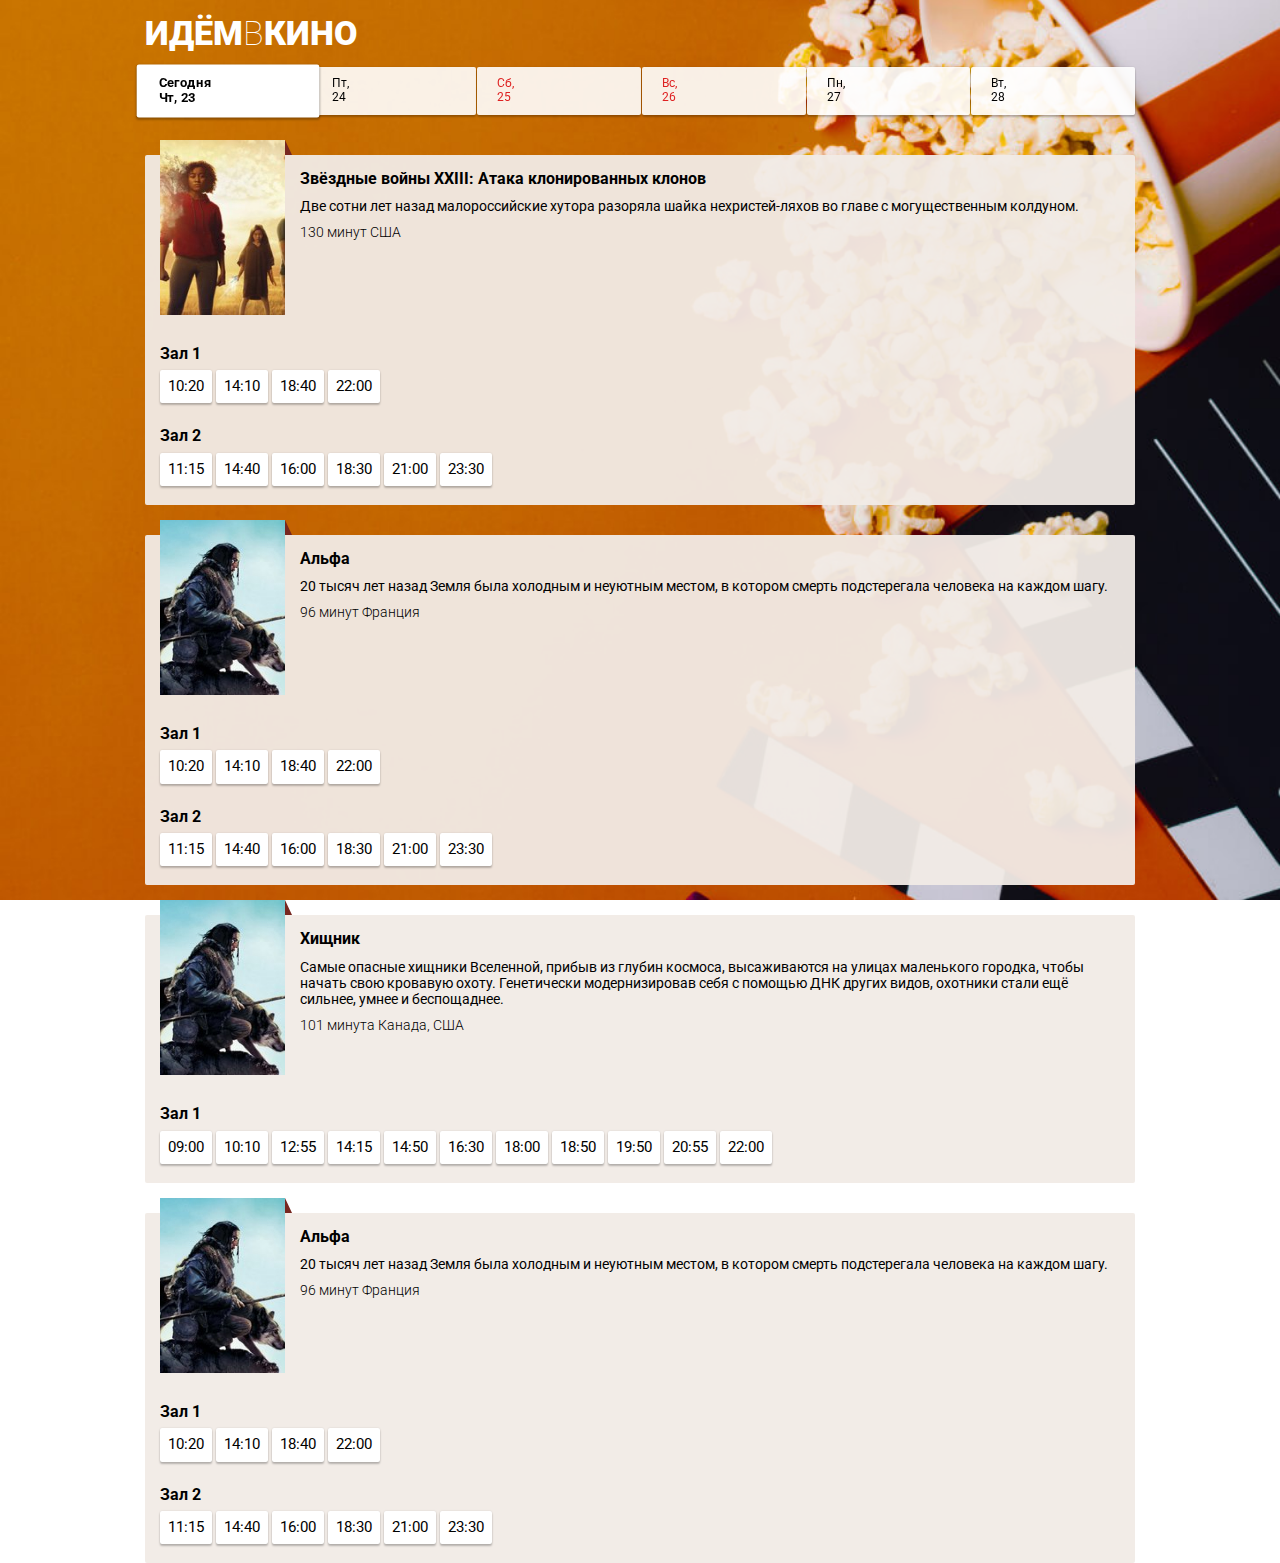
<file: index.html>
<!DOCTYPE html>
<html lang="ru">

<head>
  <meta charset="UTF-8">
  <meta name="viewport" content="width=device-width, initial-scale=1.0">
  <meta http-equiv="X-UA-Compatible" content="ie=edge">
  <title>ИдёмВКино</title>
  <script src="js/index.js" defer></script>
  <script src="js/createRequest.js" defer></script>
  <link rel="stylesheet" href="css/normalize.css">
  <link rel="stylesheet" href="css/styles.css">
  <link href="https://fonts.googleapis.com/css?family=Roboto:100,300,400,500,700,900&amp;subset=cyrillic,cyrillic-ext,latin-ext" rel="stylesheet">
</head>

<body>
  <header class="page-header">
    <h1 class="page-header__title">Идём<span>в</span>кино</h1>
  </header>
  
  <nav class="page-nav">
    <a class="page-nav__day page-nav__day_today page-nav__day_chosen" href="#">
      <span class="page-nav__day-week">Пн</span><span class="page-nav__day-number">31</span>
    </a>
    <a class="page-nav__day" href="#">
      <span class="page-nav__day-week">Вт</span><span class="page-nav__day-number">1</span>
    </a>
    <a class="page-nav__day" href="#">
      <span class="page-nav__day-week">Ср</span><span class="page-nav__day-number">2</span>
    </a>
    <a class="page-nav__day" href="#">
      <span class="page-nav__day-week">Чт</span><span class="page-nav__day-number">3</span>
    </a>
    <a class="page-nav__day" href="#">
      <span class="page-nav__day-week">Пт</span><span class="page-nav__day-number">4</span>
    </a>
    <a class="page-nav__day page-nav__day_weekend" href="#">
      <span class="page-nav__day-week">Сб</span><span class="page-nav__day-number">5</span>
    </a>
  </nav>
  
  <main>
    <section class="movie">
      <div class="movie__info">
        <div class="movie__poster">
          <img class="movie__poster-image" alt="Звёздные войны постер" src="i/poster1.jpg">
        </div>
        <div class="movie__description">
          <h2 class="movie__title">Звёздные войны XXIII: Атака клонированных клонов</h2>
          <p class="movie__synopsis">Две сотни лет назад малороссийские хутора разоряла шайка нехристей-ляхов во главе с могущественным колдуном.</p>
          <p class="movie__data">
            <span class="movie__data-duration">130 минут</span>
            <span class="movie__data-origin">США</span>
          </p>
        </div>
      </div>  
      
      <div class="movie-seances__hall">
        <h3 class="movie-seances__hall-title">Зал 1</h3>
        <ul class="movie-seances__list">
          <li class="movie-seances__time-block"><a class="movie-seances__time" href="hall.html">10:20</a></li>
          <li class="movie-seances__time-block"><a class="movie-seances__time" href="hall.html">14:10</a></li>
          <li class="movie-seances__time-block"><a class="movie-seances__time" href="hall.html">18:40</a></li>
          <li class="movie-seances__time-block"><a class="movie-seances__time" href="hall.html">22:00</a></li>
        </ul>
      </div>
      <div class="movie-seances__hall">
        <h3 class="movie-seances__hall-title">Зал 2</h3>
        <ul class="movie-seances__list">
          <li class="movie-seances__time-block"><a class="movie-seances__time" href="hall.html">11:15</a></li>
          <li class="movie-seances__time-block"><a class="movie-seances__time" href="hall.html">14:40</a></li>
          <li class="movie-seances__time-block"><a class="movie-seances__time" href="hall.html">16:00</a></li>
          <li class="movie-seances__time-block"><a class="movie-seances__time" href="hall.html">18:30</a></li>
          <li class="movie-seances__time-block"><a class="movie-seances__time" href="hall.html">21:00</a></li>
          <li class="movie-seances__time-block"><a class="movie-seances__time" href="hall.html">23:30</a></li>     
        </ul>
      </div>      
    </section>
    
    <section class="movie">
      <div class="movie__info">      
        <div class="movie__poster">
          <img class="movie__poster-image" alt="Альфа постер" src="i/poster2.jpg">
        </div>
        <div class="movie__description">        
          <h2 class="movie__title">Альфа</h2>
          <p class="movie__synopsis">20 тысяч лет назад Земля была холодным и неуютным местом, в котором смерть подстерегала человека на каждом шагу.</p>
          <p class="movie__data">
            <span class="movie__data-duration">96 минут</span>
            <span class="movie__data-origin">Франция</span>
          </p>
        </div>    
      </div>  
      <div class="movie-seances__hall">
        <h3 class="movie-seances__hall-title">Зал 1</h3>
        <ul class="movie-seances__list">
          <li class="movie-seances__time-block"><a class="movie-seances__time" href="hall.html">10:20</a></li>
          <li class="movie-seances__time-block"><a class="movie-seances__time" href="hall.html">14:10</a></li>
          <li class="movie-seances__time-block"><a class="movie-seances__time" href="hall.html">18:40</a></li>
          <li class="movie-seances__time-block"><a class="movie-seances__time" href="hall.html">22:00</a></li>
        </ul>
      </div>
      <div class="movie-seances__hall">
        <h3 class="movie-seances__hall-title">Зал 2</h3>
        <ul class="movie-seances__list">
          <li class="movie-seances__time-block"><a class="movie-seances__time" href="hall.html">11:15</a></li>
          <li class="movie-seances__time-block"><a class="movie-seances__time" href="hall.html">14:40</a></li>
          <li class="movie-seances__time-block"><a class="movie-seances__time" href="hall.html">16:00</a></li>
          <li class="movie-seances__time-block"><a class="movie-seances__time" href="hall.html">18:30</a></li>
          <li class="movie-seances__time-block"><a class="movie-seances__time" href="hall.html">21:00</a></li>
          <li class="movie-seances__time-block"><a class="movie-seances__time" href="hall.html">23:30</a></li>     
        </ul>
      </div>      
    </section>   
    
    <section class="movie">
      <div class="movie__info">      
        <div class="movie__poster">
          <img class="movie__poster-image" alt="Хищник постер" src="i/poster2.jpg">
        </div>
        <div class="movie__description">        
          <h2 class="movie__title">Хищник</h2>
          <p class="movie__synopsis">Самые опасные хищники Вселенной, прибыв из глубин космоса, высаживаются на улицах маленького городка, чтобы начать свою кровавую охоту. Генетически модернизировав себя с помощью ДНК других видов, охотники стали ещё сильнее, умнее и беспощаднее.</p>
          <p class="movie__data">
            <span class="movie__data-duration">101 минута</span>
            <span class="movie__data-origin">Канада, США</span>
          </p>
        </div>    
      </div>  
      <div class="movie-seances__hall">
        <h3 class="movie-seances__hall-title">Зал 1</h3>
        <ul class="movie-seances__list">
          <li class="movie-seances__time-block"><a class="movie-seances__time" href="hall.html">09:00</a></li>
          <li class="movie-seances__time-block"><a class="movie-seances__time" href="hall.html">10:10</a></li>
          <li class="movie-seances__time-block"><a class="movie-seances__time" href="hall.html">12:55</a></li>
          <li class="movie-seances__time-block"><a class="movie-seances__time" href="hall.html">14:15</a></li>
          <li class="movie-seances__time-block"><a class="movie-seances__time" href="hall.html">14:50</a></li>
          <li class="movie-seances__time-block"><a class="movie-seances__time" href="hall.html">16:30</a></li>
          <li class="movie-seances__time-block"><a class="movie-seances__time" href="hall.html">18:00</a></li>
          <li class="movie-seances__time-block"><a class="movie-seances__time" href="hall.html">18:50</a></li>
          <li class="movie-seances__time-block"><a class="movie-seances__time" href="hall.html">19:50</a></li>
          <li class="movie-seances__time-block"><a class="movie-seances__time" href="hall.html">20:55</a></li>
          <li class="movie-seances__time-block"><a class="movie-seances__time" href="hall.html">22:00</a></li>
        </ul>
      </div>     
    </section>  
    <section class="movie">
      <div class="movie__info">      
        <div class="movie__poster">
          <img class="movie__poster-image" alt="Альфа постер" src="i/poster2.jpg">
        </div>
        <div class="movie__description">        
          <h2 class="movie__title">Альфа</h2>
          <p class="movie__synopsis">20 тысяч лет назад Земля была холодным и неуютным местом, в котором смерть подстерегала человека на каждом шагу.</p>
          <p class="movie__data">
            <span class="movie__data-duration">96 минут</span>
            <span class="movie__data-origin">Франция</span>
          </p>
        </div>    
      </div>  
      <div class="movie-seances__hall">
        <h3 class="movie-seances__hall-title">Зал 1</h3>
        <ul class="movie-seances__list">
          <li class="movie-seances__time-block"><a class="movie-seances__time" href="hall.html">10:20</a></li>
          <li class="movie-seances__time-block"><a class="movie-seances__time" href="hall.html">14:10</a></li>
          <li class="movie-seances__time-block"><a class="movie-seances__time" href="hall.html">18:40</a></li>
          <li class="movie-seances__time-block"><a class="movie-seances__time" href="hall.html">22:00</a></li>
        </ul>
      </div>
      <div class="movie-seances__hall">
        <h3 class="movie-seances__hall-title">Зал 2</h3>
        <ul class="movie-seances__list">
          <li class="movie-seances__time-block"><a class="movie-seances__time" href="hall.html">11:15</a></li>
          <li class="movie-seances__time-block"><a class="movie-seances__time" href="hall.html">14:40</a></li>
          <li class="movie-seances__time-block"><a class="movie-seances__time" href="hall.html">16:00</a></li>
          <li class="movie-seances__time-block"><a class="movie-seances__time" href="hall.html">18:30</a></li>
          <li class="movie-seances__time-block"><a class="movie-seances__time" href="hall.html">21:00</a></li>
          <li class="movie-seances__time-block"><a class="movie-seances__time" href="hall.html">23:30</a></li>     
        </ul>
      </div>      
    </section>     
  </main>
  
</body>
</html>
</file>
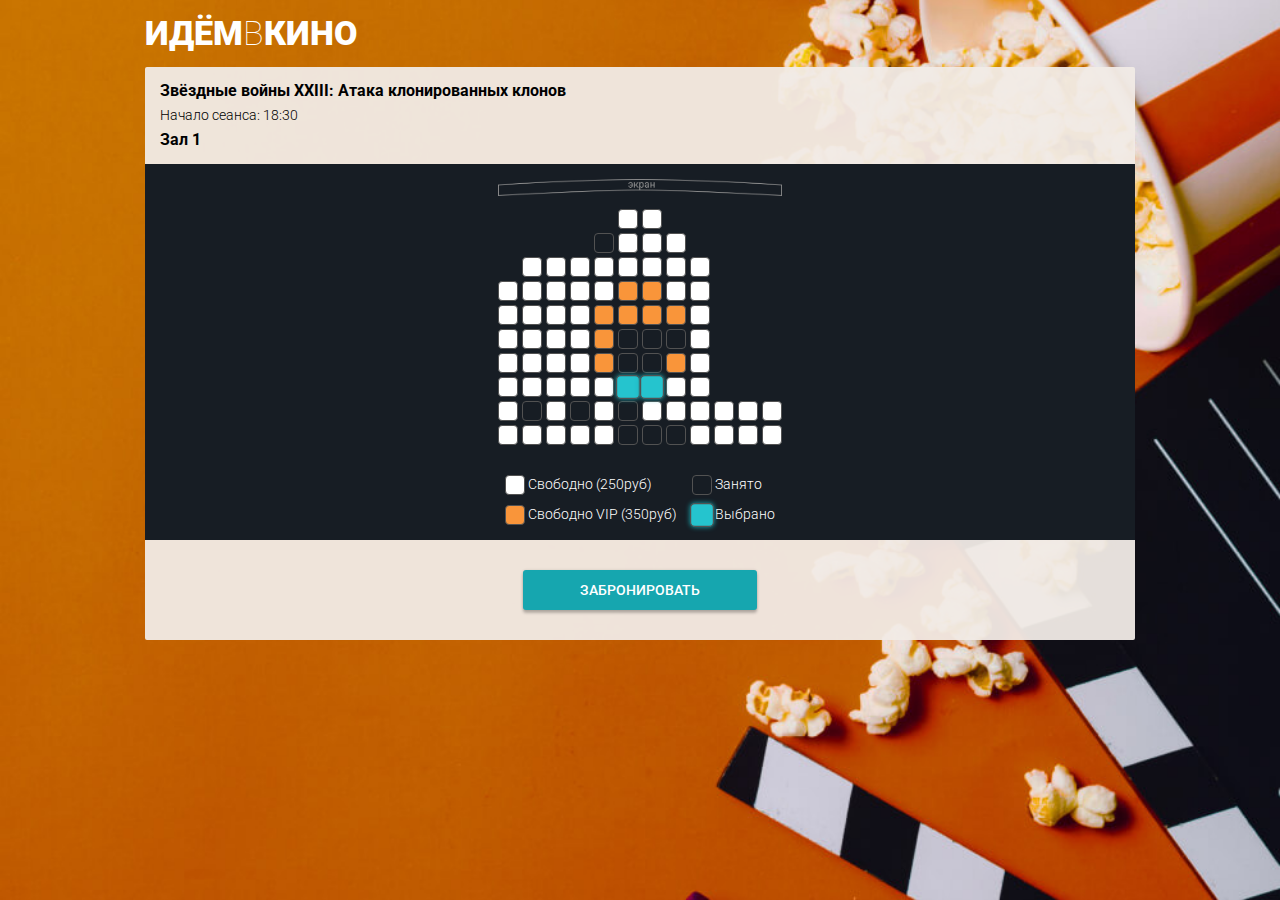
<file: hall.html>
<!DOCTYPE html>
<html lang="ru">

<head>
  <meta charset="UTF-8">
  <meta name="viewport" content="width=device-width, initial-scale=1.0">
  <meta http-equiv="X-UA-Compatible" content="ie=edge">
  <title>ИдёмВКино</title>
  <script src="js/hall.js" defer></script>
  <script src="js/createRequest.js" defer></script>
  <link rel="stylesheet" href="css/normalize.css">
  <link rel="stylesheet" href="css/styles.css">
  <link href="https://fonts.googleapis.com/css?family=Roboto:100,300,400,500,700,900&amp;subset=cyrillic,cyrillic-ext,latin-ext" rel="stylesheet">
</head>

<body>
  <header class="page-header">
    <h1 class="page-header__title">Идём<span>в</span>кино</h1>
  </header>
  
  <main>
    <section class="buying">
      <div class="buying__info">
        <div class="buying__info-description">
          <h2 class="buying__info-title">Звёздные войны XXIII: Атака клонированных клонов</h2>
          <p class="buying__info-start">Начало сеанса: 18:30</p>
          <p class="buying__info-hall">Зал 1</p>          
        </div>
        <div class="buying__info-hint">
          <p>Тапните дважды,<br>чтобы увеличить</p>
        </div>
      </div>
      <div class="conf-step">
        <div class="conf-step__wrapper">
          <div class="conf-step__row">
            <span class="conf-step__chair conf-step__chair_disabled"></span><span class="conf-step__chair conf-step__chair_disabled"></span>
            <span class="conf-step__chair conf-step__chair_disabled"></span><span class="conf-step__chair conf-step__chair_disabled"></span>
              <span class="conf-step__chair conf-step__chair_disabled"></span><span class="conf-step__chair conf-step__chair_standart"></span>
              <span class="conf-step__chair conf-step__chair_standart"></span><span class="conf-step__chair conf-step__chair_disabled"></span>
              <span class="conf-step__chair conf-step__chair_disabled"></span><span class="conf-step__chair conf-step__chair_disabled"></span>
            <span class="conf-step__chair conf-step__chair_disabled"></span><span class="conf-step__chair conf-step__chair_disabled"></span>
            </div>  

            <div class="conf-step__row">
              <span class="conf-step__chair conf-step__chair_disabled"></span><span class="conf-step__chair conf-step__chair_disabled"></span>
              <span class="conf-step__chair conf-step__chair_disabled"></span><span class="conf-step__chair conf-step__chair_disabled"></span>
              <span class="conf-step__chair conf-step__chair_taken"></span><span class="conf-step__chair conf-step__chair_standart"></span>
              <span class="conf-step__chair conf-step__chair_standart"></span><span class="conf-step__chair conf-step__chair_standart"></span>
              <span class="conf-step__chair conf-step__chair_disabled"></span><span class="conf-step__chair conf-step__chair_disabled"></span>
              <span class="conf-step__chair conf-step__chair_disabled"></span><span class="conf-step__chair conf-step__chair_disabled"></span>
            </div>  

            <div class="conf-step__row">
              <span class="conf-step__chair conf-step__chair_disabled"></span><span class="conf-step__chair conf-step__chair_standart"></span>
              <span class="conf-step__chair conf-step__chair_standart"></span><span class="conf-step__chair conf-step__chair_standart"></span>
              <span class="conf-step__chair conf-step__chair_standart"></span><span class="conf-step__chair conf-step__chair_standart"></span>
              <span class="conf-step__chair conf-step__chair_standart"></span><span class="conf-step__chair conf-step__chair_standart"></span>
              <span class="conf-step__chair conf-step__chair_standart"></span><span class="conf-step__chair conf-step__chair_disabled"></span>
              <span class="conf-step__chair conf-step__chair_disabled"></span><span class="conf-step__chair conf-step__chair_disabled"></span>
            </div>  

            <div class="conf-step__row">
              <span class="conf-step__chair conf-step__chair_standart"></span><span class="conf-step__chair conf-step__chair_standart"></span>
              <span class="conf-step__chair conf-step__chair_standart"></span><span class="conf-step__chair conf-step__chair_standart"></span>
              <span class="conf-step__chair conf-step__chair_standart"></span><span class="conf-step__chair conf-step__chair_vip"></span>
              <span class="conf-step__chair conf-step__chair_vip"></span><span class="conf-step__chair conf-step__chair_standart"></span>
              <span class="conf-step__chair conf-step__chair_standart"></span><span class="conf-step__chair conf-step__chair_disabled"></span>
              <span class="conf-step__chair conf-step__chair_disabled"></span><span class="conf-step__chair conf-step__chair_disabled"></span>
            </div>  

            <div class="conf-step__row">
              <span class="conf-step__chair conf-step__chair_standart"></span><span class="conf-step__chair conf-step__chair_standart"></span>
              <span class="conf-step__chair conf-step__chair_standart"></span><span class="conf-step__chair conf-step__chair_standart"></span>
              <span class="conf-step__chair conf-step__chair_vip"></span><span class="conf-step__chair conf-step__chair_vip"></span>
              <span class="conf-step__chair conf-step__chair_vip"></span><span class="conf-step__chair conf-step__chair_vip"></span>
              <span class="conf-step__chair conf-step__chair_standart"></span><span class="conf-step__chair conf-step__chair_disabled"></span>
              <span class="conf-step__chair conf-step__chair_disabled"></span><span class="conf-step__chair conf-step__chair_disabled"></span>
            </div>  

            <div class="conf-step__row">
              <span class="conf-step__chair conf-step__chair_standart"></span><span class="conf-step__chair conf-step__chair_standart"></span>
              <span class="conf-step__chair conf-step__chair_standart"></span><span class="conf-step__chair conf-step__chair_standart"></span>
              <span class="conf-step__chair conf-step__chair_vip"></span><span class="conf-step__chair conf-step__chair_taken"></span>
              <span class="conf-step__chair conf-step__chair_taken"></span><span class="conf-step__chair conf-step__chair_taken"></span>
              <span class="conf-step__chair conf-step__chair_standart"></span><span class="conf-step__chair conf-step__chair_disabled"></span>
              <span class="conf-step__chair conf-step__chair_disabled"></span><span class="conf-step__chair conf-step__chair_disabled"></span>
            </div>  

            <div class="conf-step__row">
              <span class="conf-step__chair conf-step__chair_standart"></span><span class="conf-step__chair conf-step__chair_standart"></span>
              <span class="conf-step__chair conf-step__chair_standart"></span><span class="conf-step__chair conf-step__chair_standart"></span>
              <span class="conf-step__chair conf-step__chair_vip"></span><span class="conf-step__chair conf-step__chair_taken"></span>
              <span class="conf-step__chair conf-step__chair_taken"></span><span class="conf-step__chair conf-step__chair_vip"></span>
              <span class="conf-step__chair conf-step__chair_standart"></span><span class="conf-step__chair conf-step__chair_disabled"></span>
              <span class="conf-step__chair conf-step__chair_disabled"></span><span class="conf-step__chair conf-step__chair_disabled"></span>
            </div>  

            <div class="conf-step__row">
              <span class="conf-step__chair conf-step__chair_standart"></span><span class="conf-step__chair conf-step__chair_standart"></span>
              <span class="conf-step__chair conf-step__chair_standart"></span><span class="conf-step__chair conf-step__chair_standart"></span>
              <span class="conf-step__chair conf-step__chair_standart"></span><span class="conf-step__chair conf-step__chair_selected"></span>
              <span class="conf-step__chair conf-step__chair_selected"></span><span class="conf-step__chair conf-step__chair_standart"></span>
              <span class="conf-step__chair conf-step__chair_standart"></span><span class="conf-step__chair conf-step__chair_disabled"></span>
              <span class="conf-step__chair conf-step__chair_disabled"></span><span class="conf-step__chair conf-step__chair_disabled"></span>
            </div>  

            <div class="conf-step__row">
              <span class="conf-step__chair conf-step__chair_standart"></span><span class="conf-step__chair conf-step__chair_taken"></span>
              <span class="conf-step__chair conf-step__chair_standart"></span><span class="conf-step__chair conf-step__chair_taken"></span>
              <span class="conf-step__chair conf-step__chair_standart"></span><span class="conf-step__chair conf-step__chair_taken"></span>
              <span class="conf-step__chair conf-step__chair_standart"></span><span class="conf-step__chair conf-step__chair_standart"></span>
              <span class="conf-step__chair conf-step__chair_standart"></span><span class="conf-step__chair conf-step__chair_standart"></span>
              <span class="conf-step__chair conf-step__chair_standart"></span><span class="conf-step__chair conf-step__chair_standart"></span>
            </div>  

            <div class="conf-step__row">
              <span class="conf-step__chair conf-step__chair_standart"></span><span class="conf-step__chair conf-step__chair_standart"></span>
              <span class="conf-step__chair conf-step__chair_standart"></span><span class="conf-step__chair conf-step__chair_standart"></span>
              <span class="conf-step__chair conf-step__chair_standart"></span><span class="conf-step__chair conf-step__chair_taken"></span>
              <span class="conf-step__chair conf-step__chair_taken"></span><span class="conf-step__chair conf-step__chair_taken"></span>
              <span class="conf-step__chair conf-step__chair_standart"></span><span class="conf-step__chair conf-step__chair_standart"></span>
              <span class="conf-step__chair conf-step__chair_standart"></span><span class="conf-step__chair conf-step__chair_standart"></span>
            </div>
        </div>
        <div class="conf-step__legend">
          <div class="col">
            <p class="conf-step__legend-price"><span class="conf-step__chair conf-step__chair_standart"></span> Свободно (<span class="conf-step__legend-value price-standart">250</span>руб)</p>
            <p class="conf-step__legend-price"><span class="conf-step__chair conf-step__chair_vip"></span> Свободно VIP (<span class="conf-step__legend-value price-vip">350</span>руб)</p>            
          </div>
          <div class="col">
            <p class="conf-step__legend-price"><span class="conf-step__chair conf-step__chair_taken"></span> Занято</p>
            <p class="conf-step__legend-price"><span class="conf-step__chair conf-step__chair_selected"></span> Выбрано</p>                    
          </div>
        </div>
      </div>
      <button class="acceptin-button"  >Забронировать</button>
    </section>     
  </main>
  <script src="js/createRequest.js"></script>
</body>
</html>
</file>
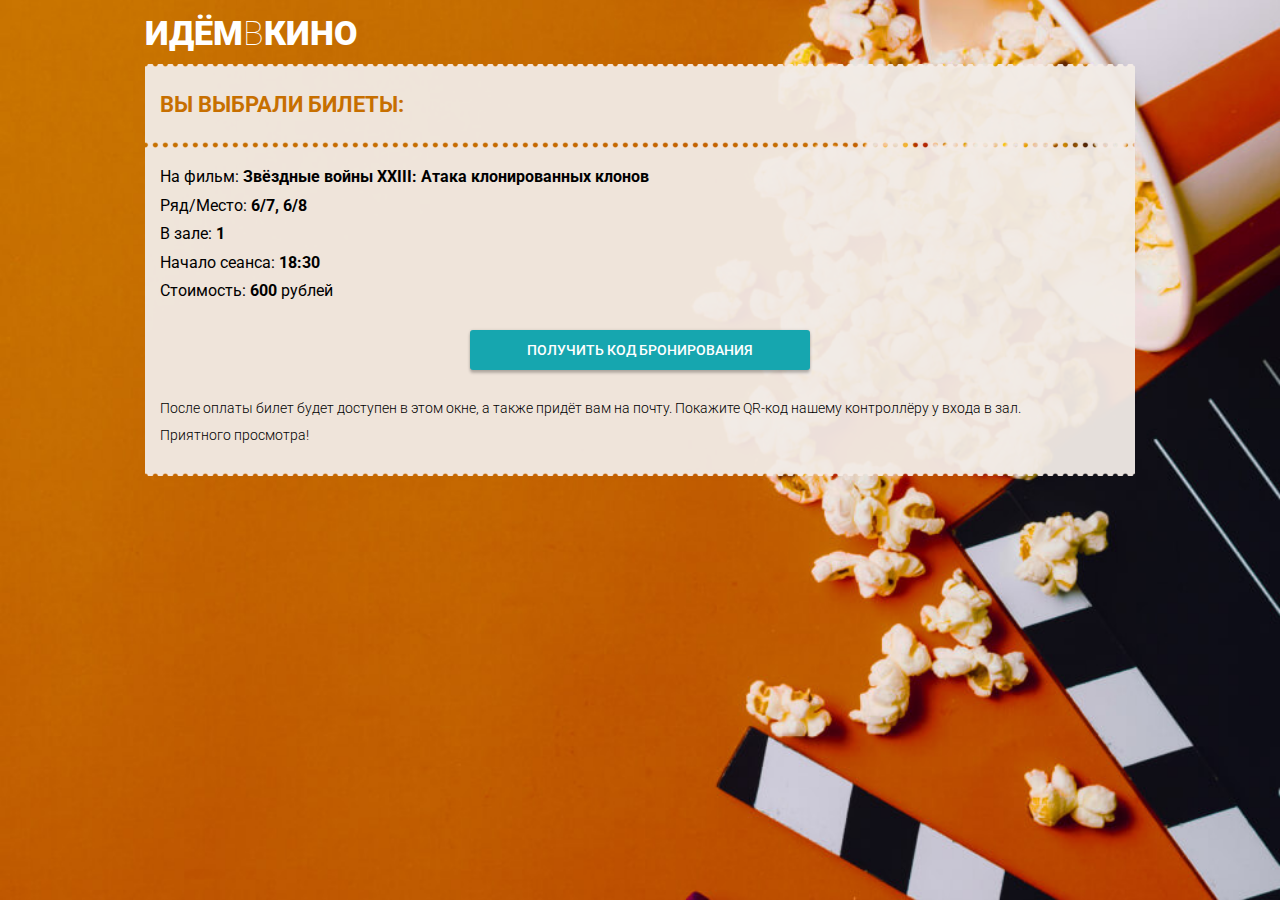
<file: payment.html>
<!DOCTYPE html>
<html lang="ru">

<head>
  <meta charset="UTF-8">
  <meta name="viewport" content="width=device-width, initial-scale=1.0">
  <meta http-equiv="X-UA-Compatible" content="ie=edge">
  <title>ИдёмВКино</title>
  <script src="js/payment.js" defer></script>
  <link rel="stylesheet" href="css/normalize.css">
  <link rel="stylesheet" href="css/styles.css">
  <link href="https://fonts.googleapis.com/css?family=Roboto:100,300,400,500,700,900&amp;subset=cyrillic,cyrillic-ext,latin-ext" rel="stylesheet">
</head>

<body>
  <header class="page-header">
    <h1 class="page-header__title">Идём<span>в</span>кино</h1>
  </header>
  
  <main>
    <section class="ticket">
      
      <header class="tichet__check">
        <h2 class="ticket__check-title">Вы выбрали билеты:</h2>
      </header>
      
      <div class="ticket__info-wrapper">
        <p class="ticket__info">На фильм: <span class="ticket__details ticket__title">Звёздные войны XXIII: Атака клонированных клонов</span></p>
        <p class="ticket__info">Ряд/Место: <span class="ticket__details ticket__chairs">6/7, 6/8</span></p>
        <p class="ticket__info">В зале: <span class="ticket__details ticket__hall">1</span></p>
        <p class="ticket__info">Начало сеанса: <span class="ticket__details ticket__start">18:30</span></p>
        <p class="ticket__info">Стоимость: <span class="ticket__details ticket__cost">600</span> рублей</p>

        <button class="acceptin-button" onclick="location.href='ticket.html'" >Получить код бронирования</button>

        <p class="ticket__hint">После оплаты билет будет доступен в этом окне, а также придёт вам на почту. Покажите QR-код нашему контроллёру у входа в зал.</p>
        <p class="ticket__hint">Приятного просмотра!</p>
      </div>
    </section>     
  </main>
  
</body>
</html>
</file>
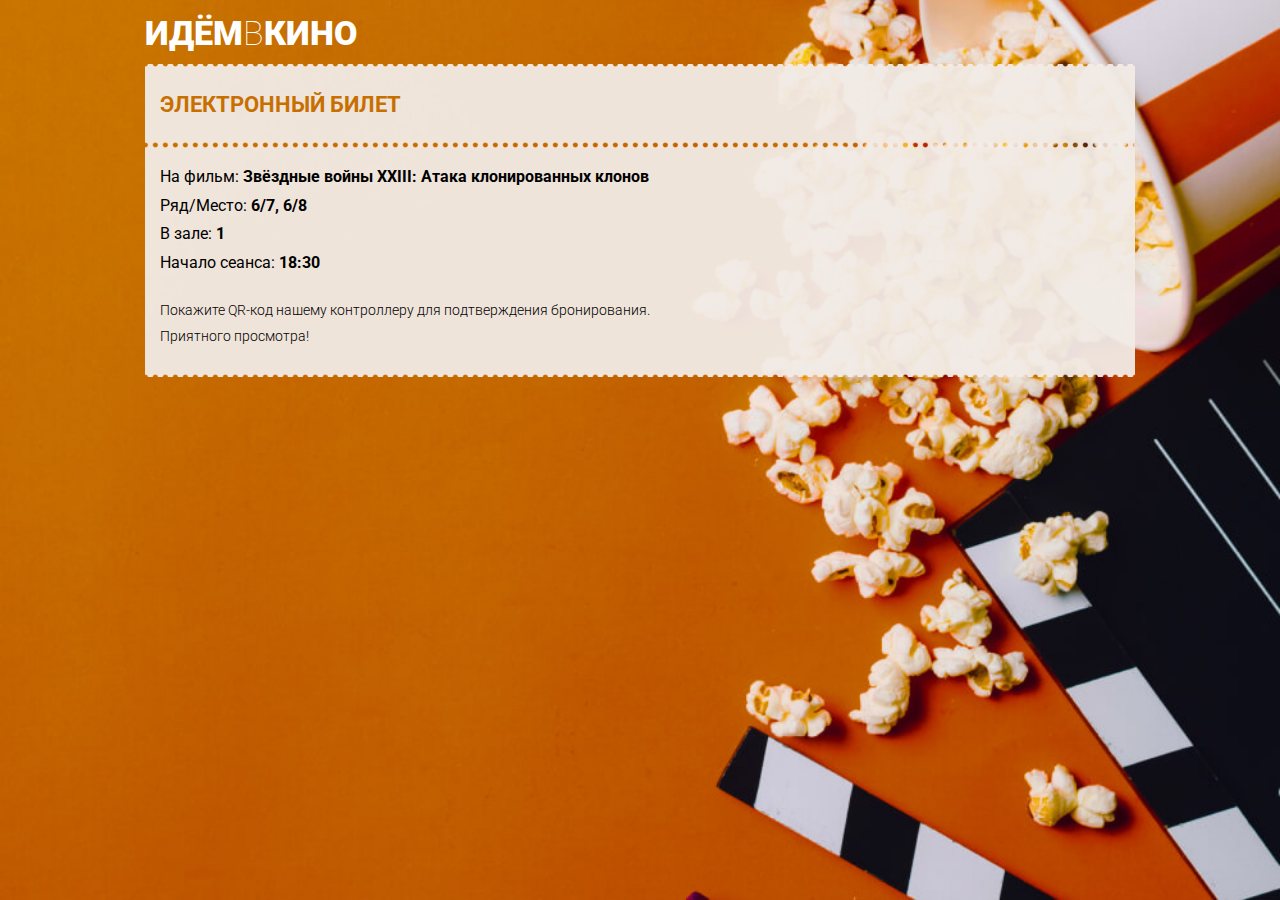
<file: ticket.html>
<!DOCTYPE html>
<html lang="ru">

<head>
  <meta charset="UTF-8">
  <meta name="viewport" content="width=device-width, initial-scale=1.0">
  <meta http-equiv="X-UA-Compatible" content="ie=edge">
  <title>ИдёмВКино</title>
  <script src="js/QRCreator.js" defer></script>
  <script src="js/ticket.js" defer></script>
  <link rel="stylesheet" href="css/normalize.css">
  <link rel="stylesheet" href="css/styles.css">
  <link href="https://fonts.googleapis.com/css?family=Roboto:100,300,400,500,700,900&amp;subset=cyrillic,cyrillic-ext,latin-ext" rel="stylesheet">
</head>

<body>
  <header class="page-header">
    <h1 class="page-header__title">Идём<span>в</span>кино</h1>
  </header>
  
  <main>
    <section class="ticket">
      
      <header class="tichet__check">
        <h2 class="ticket__check-title">Электронный билет</h2>
      </header>
      
      <div class="ticket__info-wrapper">
        <p class="ticket__info">На фильм: <span class="ticket__details ticket__title">Звёздные войны XXIII: Атака клонированных клонов</span></p>
        <p class="ticket__info">Ряд/Место: <span class="ticket__details ticket__chairs">6/7, 6/8</span></p>
        <p class="ticket__info">В зале: <span class="ticket__details ticket__hall">1</span></p>
        <p class="ticket__info">Начало сеанса: <span class="ticket__details ticket__start">18:30</span></p>

        <div class="ticket__info-qr" id="qr"></div>
       
        <p class="ticket__hint">Покажите QR-код нашему контроллеру для подтверждения бронирования.</p>
        <p class="ticket__hint">Приятного просмотра!</p>
      </div>
    </section>     
  </main>
  
</body>
</html>
</file>
<file: css/styles.css>
@charset "UTF-8";
* {
  margin: 0;
  padding: 0;
/*   box-sizing: border-box; */
}

html {
  font-family: "Roboto", sans-serif;
  font-size: 62.5%;
}

body {
  background-image: url("../i/background.jpg");
  background-size: cover;
  background-attachment: fixed;
  background-position: right;
}

.page-header {
  padding: 1.4rem;
}

.page-header__title {
  margin: 0;
  font-weight: 900;
  font-size: 3.4rem;
  color: #FFFFFF;
  text-transform: uppercase;
}
.page-header__title span {
  font-weight: 100;
}

/* ~~~~~~~~~~~~ Главная ~~~~~~~~~~~~ */
.page-nav {
  position: sticky;
  top: 2px;
  padding-bottom: 1rem;
  display: flex;
  flex-wrap: nowrap;
  align-items: stretch;
  color: #000000;
  z-index: 10;
}
.page-nav .page-nav__day {
  flex-basis: calc(100% / 8);
  font-size: 1.2rem;
  padding: 1rem;
  background: rgba(255, 255, 255, 0.9);
  box-shadow: 0px 2px 2px rgba(0, 0, 0, 0.24), 0px 0px 2px rgba(0, 0, 0, 0.12);
  border-radius: 2px;
  text-decoration: none;
  color: #000000;
}
.page-nav .page-nav__day + .page-nav__day {
  margin-left: 1px;
}
.page-nav .page-nav__day .page-nav__day-week::after {
  content: ',';
}
.page-nav .page-nav__day .page-nav__day-number::before {
  content: ' ';
}
.page-nav .page-nav__day .page-nav__day-week, .page-nav .page-nav__day .page-nav__day-number {
  display: block;
}
.page-nav .page-nav__day_chosen {
  flex-grow: 1;
  background-color: #FFFFFF;
  font-weight: 700;
  transform: scale(1.1);
}
.page-nav .page-nav__day_weekend {
  color: #DE2121;
}
.page-nav .page-nav__day_next {
  text-align: center;
}
.page-nav .page-nav__day_next::before {
  content: '>';
  font-family: monospace;
  font-weight: 700;
  font-size: 2.4rem;
}
.page-nav .page-nav__day_today .page-nav__day-week::before {
  content: 'Сегодня';
  display: block;
}
.page-nav .page-nav__day_today .page-nav__day-week, .page-nav .page-nav__day_today .page-nav__day-number {
  display: inline;
}

.movie {
  position: relative;
  padding: 1.5rem;
  margin-top: 3rem;
  background: rgba(241, 235, 230, 0.95);
  color: #000000;
}
.movie .movie__info {
  display: flex;
}
.movie .movie__poster {
  position: relative;
  width: 12.5rem;
  height: 17.5rem;
  /*    left: 1.5rem;
      top: -1.5rem;*/
}
.movie .movie__poster .movie__poster-image {
  position: relative;
  top: -3rem;
  width: 12.5rem;
  height: 17.5rem;
}
.movie .movie__poster::after {
  content: '';
  display: block;
  position: absolute;
  right: -0.7rem;
  top: -3rem;
  border: 1.5rem solid transparent;
  border-bottom: 0 solid transparent;
  border-right: 0 solid transparent;
  border-left: 0.7rem solid #772720;
}
.movie .movie__description {
  flex-grow: 1;
  padding-left: 1.5rem;
}
.movie .movie__title {
  font-weight: 700;
  font-size: 1.6rem;
}
.movie .movie__synopsis {
  font-size: 1.4rem;
  margin-top: 1rem;
}
.movie .movie__data {
  font-size: 1.4rem;
  font-weight: 300;
  margin-top: 1rem;
}
.movie .movie-seances__hall + .movie-seances__hall {
  margin-top: 2rem;
}
.movie .movie-seances__hall .movie-seances__hall-title {
  font-weight: 700;
  font-size: 1.6rem;
}
.movie .movie-seances__hall .movie-seances__list {
  margin-top: 0.7rem;
  font-size: 0;
}
.movie .movie-seances__hall .movie-seances__time-block {
  display: inline-block;
  margin-bottom: 4px;
}
.movie .movie-seances__hall .movie-seances__time-block:nth-last-of-type(n + 1) {
  margin-right: 4px;
}
.movie .movie-seances__hall .movie-seances__time {
  display: block;
  padding: 8px;
  box-shadow: 0px 2px 2px rgba(0, 0, 0, 0.24), 0px 0px 2px rgba(0, 0, 0, 0.12);
  border-radius: 2px;
  background-color: #FFFFFF;
  color: #000000;
  text-decoration: none;
  font-size: 1.5rem;
}
.closed {
  background-color: #888888 !important;
}

/* ~~~~~~~~~~~~ Кинозал ~~~~~~~~~~~~ */
.acceptin-button {
  display: block;
  margin: 3rem auto 0;
  box-shadow: 0px 3px 3px rgba(0, 0, 0, 0.24), 0px 0px 3px rgba(0, 0, 0, 0.12);
  border-radius: 3px;
  border: none;
  padding: 12px 57px;
  text-transform: uppercase;
  font-weight: 500;
  font-size: 1.4rem;
  background-color: #16A6AF;
  color: #FFFFFF;
}

.buying {
  background-color: rgba(241, 235, 230, 0.95);
  padding-bottom: 3rem;
}

.buying__info {
  display: flex;
  align-items: center;
  justify-content: space-between;
  padding: 1.5rem;
}
.buying__info .buying__info-description {
  padding-right: 1.5rem;
}
.buying__info .buying__info-title, .buying__info .buying__info-hall {
  font-size: 1.6rem;
  font-weight: 700;
}
.buying__info .buying__info-start {
  font-size: 1.4rem;
  font-weight: 300;
  margin: 0.7rem 0;
}
.buying__info .buying__info-hint {
  position: relative;
  font-weight: 300;
  font-size: 1.4rem;
  text-align: center;
}
.buying__info .buying__info-hint p {
  position: relative;
  width: 10rem;
}
.buying__info .buying__info-hint p::before {
  content: '';
  position: absolute;
  left: -1rem;
  top: calc(50% - 1.6rem);
  display: block;
  width: 2.4rem;
  height: 3.2rem;
  background-image: url(../i/hint.png);
  background-size: 2.4rem 3.2rem;
}

.conf-step {
  text-align: center;
  background-color: #171D24;
  padding: 1.5rem 3rem 1.5rem;
}

.conf-step__wrapper {
  font-size: 0;
  display: inline-block;
  background-image: url(../i/screen.png);
  background-position: top;
  background-repeat: no-repeat;
  background-size: 100%;
  padding-top: 3rem;
}
.conf-step__wrapper::before {
  content: '';
}

.conf-step__row + .conf-step__row {
  margin-top: 4px;
}

.conf-step__chair {
  display: inline-block;
  vertical-align: middle;
  width: 2rem;
  height: 2rem;
  border: 1px solid #525252;
  box-sizing: border-box;
  border-radius: 4px;
}
.conf-step__chair:not(:first-of-type) {
  margin-left: 4px;
}

.conf-step__chair_disabled {
  opacity: 0;
}

.conf-step__chair_standart {
  background-color: #FFFFFF;
}

.conf-step__chair_vip {
  background-color: #F9953A;
}

.conf-step__chair_taken {
  background-color: transparent;
}

.conf-step__chair_selected {
  background-color: #25C4CE;
  box-shadow: 0px 0px 4px #16A6AF;
  transform: scale(1.2);
}

.conf-step__legend {
  padding-top: 3rem;
  font-size: 1.4rem;
  font-weight: 300;
  color: #FFFFFF;
  display: flex;
  flex-wrap: nowrap;
  text-align: left;
}
.conf-step__legend .col {
  max-width: 25rem;
}
.conf-step__legend .col:first-of-type {
  padding-right: 1.5rem;
  margin-left: auto;
}
.conf-step__legend .col:last-of-type {
  margin-right: auto;
}
.conf-step__legend .conf-step__legend-price + .conf-step__legend-price {
  margin-top: 1rem;
}

/* ~~~~~~~~~~~~ Билет ~~~~~~~~~~~~ */
.tichet__check, .ticket__info-wrapper {
  padding-left: 1.5rem;
  padding-right: 1.5rem;
  background-color: rgba(241, 235, 230, 0.95);
}

.tichet__check {
  position: relative;
  padding-top: 2.5rem;
  padding-bottom: 2.5rem;
}
.tichet__check::before {
  content: '';
  display: block;
  position: absolute;
  top: -3px;
  left: 0;
  right: 0;
  height: 3px;
  background-image: url(../i/border-top.png);
  background-size: 10px 3px;
}
.tichet__check::after {
  content: '';
  display: block;
  position: absolute;
  bottom: -3px;
  left: 0;
  right: 0;
  height: 3px;
  background-image: url(../i/border-bottom.png);
  background-size: 10px 3px;
}

.ticket__info-wrapper {
  position: relative;
  margin-top: 6px;
  padding-top: 2rem;
  padding-bottom: 3rem;
}
.ticket__info-wrapper::before {
  content: '';
  display: block;
  position: absolute;
  top: -3px;
  left: 0;
  right: 0;
  height: 3px;
  background-image: url(../i/border-top.png);
  background-size: 10px 3px;
}
.ticket__info-wrapper::after {
  content: '';
  display: block;
  position: absolute;
  bottom: -3px;
  left: 0;
  right: 0;
  height: 3px;
  background-image: url(../i/border-bottom.png);
  background-size: 10px 3px;
}

.ticket__check-title {
  font-weight: 700;
  font-size: 2.2rem;
  text-transform: uppercase;
  color: #C76F00;
}

.ticket__info {
  font-size: 1.6rem;
  color: #000000;
}
.ticket__info + .ticket__info {
  margin-top: 1rem;
}

.ticket__details {
  font-weight: 700;
}

.ticket__hint {
  font-weight: 300;
  font-size: 1.4rem;
  margin-top: 3rem;
}
.ticket__hint + .ticket__hint {
  margin-top: 1rem;
}

.ticket__info-qr {
  display: block;
  margin: 3rem auto 0;
  width: 20rem;
  height: 20rem;
}

@media screen and (min-width: 479px) {
  .page-nav .page-nav__day {
    padding: 1rem 2rem;
  }
}
@media screen and (min-width: 990px) {
  .page-header, nav, main {
    width: 990px;
    margin: auto;
  }

  .movie, .buying {
    border-radius: 2px;
  }

  .buying__info-hint {
    display: none;
  }
}

/*================================================================*/

.movie .movie-seances__hall .acceptin-button-disabled {
 background-color: #888888;
 pointer-events: none
}

.acceptin-button:disabled {
  background-color: #888888;
  pointer-events: none
 }

 #qr {
  max-width: 100%; /* Максимальная ширина элемента QR-кода */
  height: auto; /* Автоматическая высота для поддержки пропорций */
  display: block; /* Отображать как блочный элемент */
}
</file>
